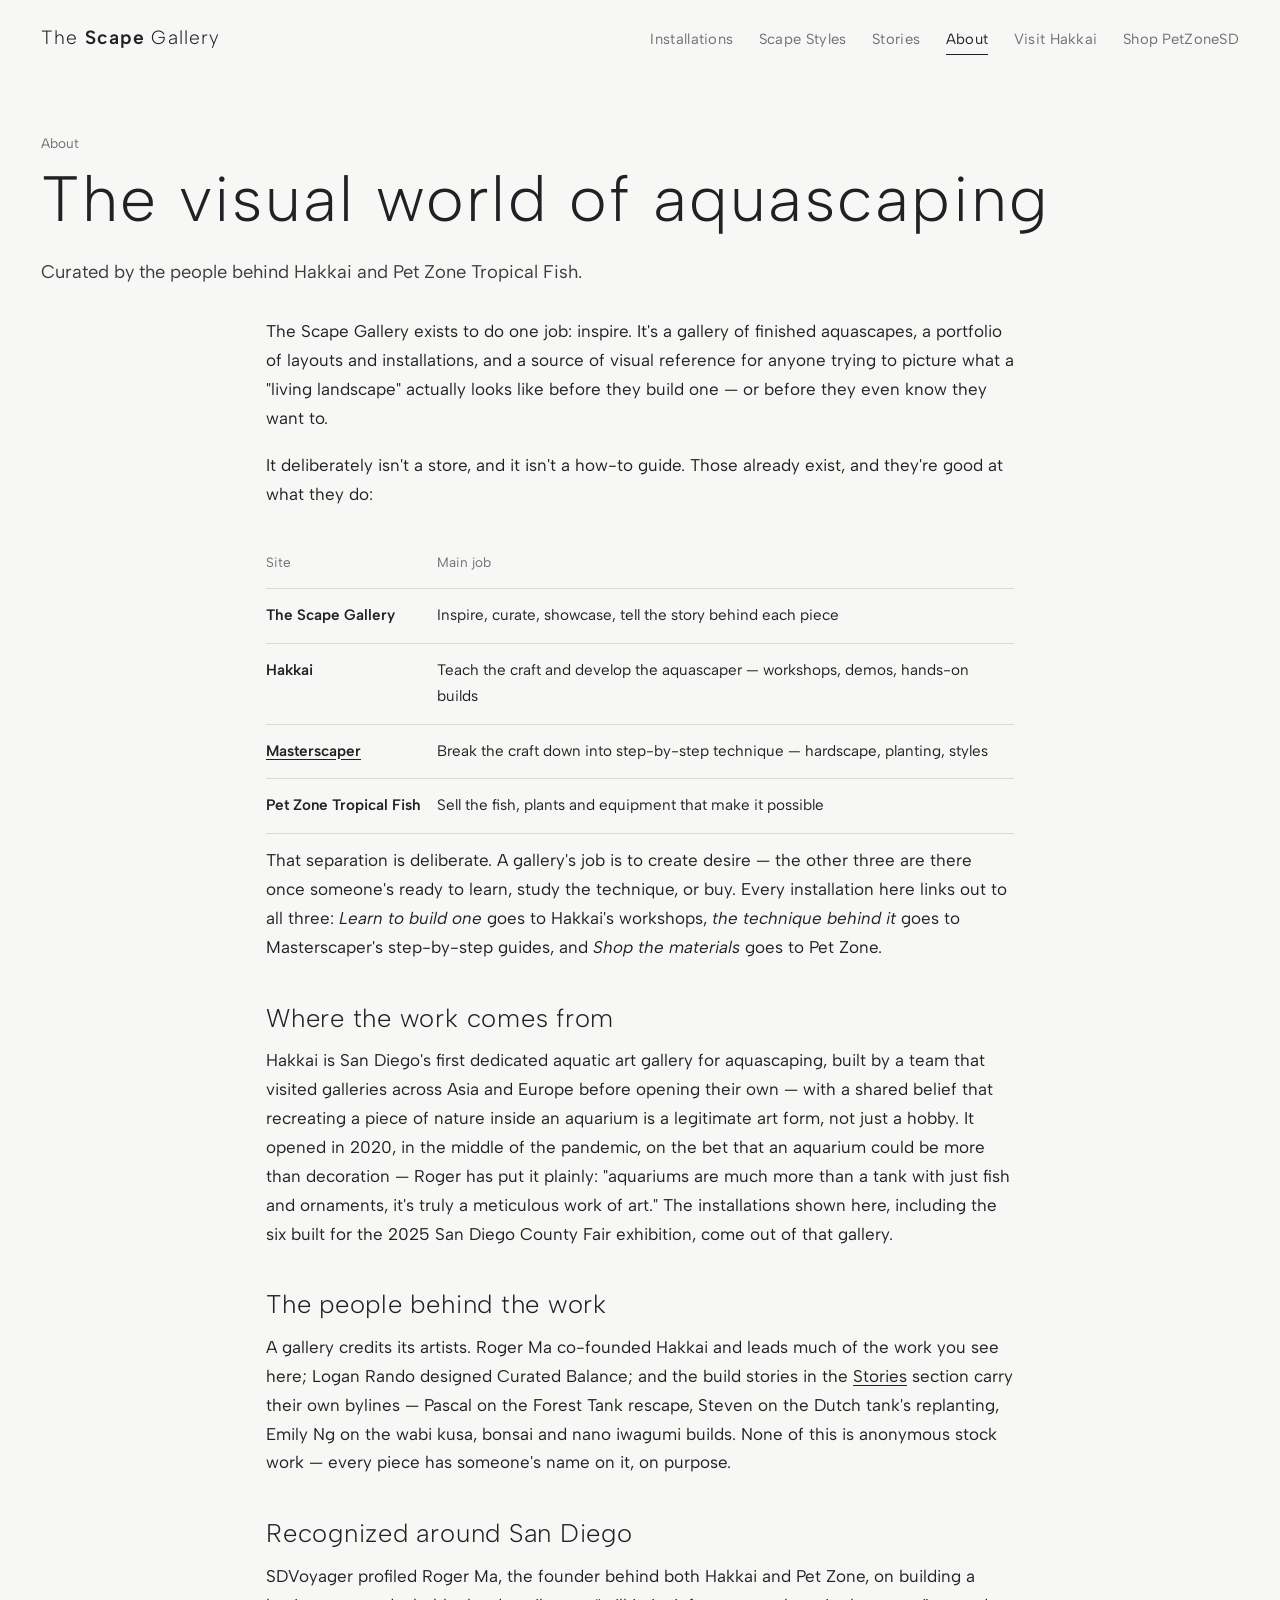
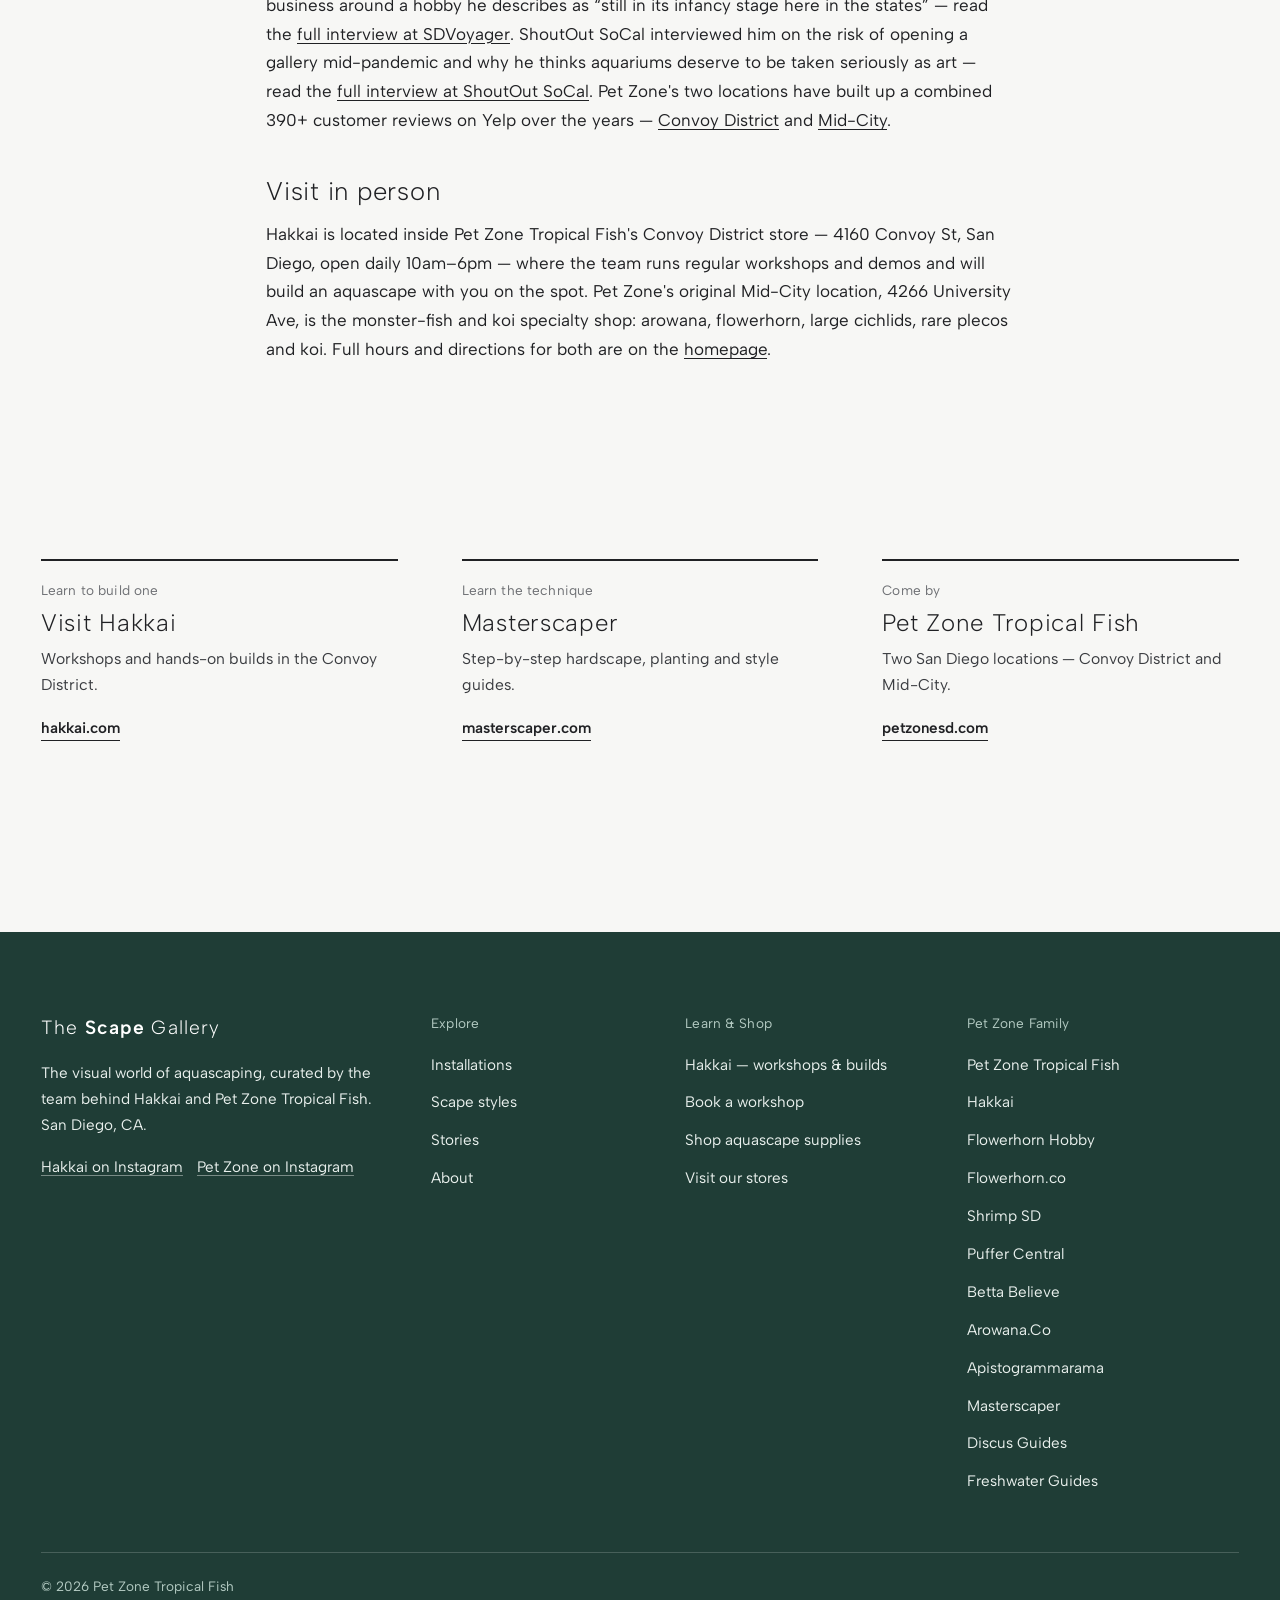
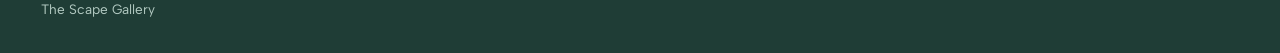
<file: about/index.html>
<!doctype html>
<html lang="en">
<head>
<meta charset="utf-8">
<meta name="viewport" content="width=device-width,initial-scale=1,viewport-fit=cover">
<link rel="icon" href="/assets/favicon.svg" type="image/svg+xml">
<link rel="icon" href="/assets/favicon-32.png" sizes="32x32" type="image/png">
<link rel="apple-touch-icon" href="/assets/apple-touch-icon.png">
<title>About — The Scape Gallery (San Diego)</title>
<meta name="description" content="The Scape Gallery is the editorial and portfolio layer above two San Diego businesses, Hakkai and Pet Zone Tropical Fish. Here is how the three fit together.">
<meta name="robots" content="index,follow,max-image-preview:large">
<link rel="canonical" href="https://thescapegallery.com/about/">
<meta name="theme-color" content="#f7f7f5">
<meta property="og:type" content="website">
<meta property="og:site_name" content="The Scape Gallery">
<meta property="og:title" content="About — The Scape Gallery">
<meta property="og:description" content="The inspirational, editorial and portfolio layer above Hakkai and Pet Zone Tropical Fish.">
<meta property="og:url" content="https://thescapegallery.com/about/">
<meta property="og:image" content="https://hakkai.com/cdn/shop/files/1B50B9CC-6165-46C0-B9AA-86293F9E5801_1600x.jpg?v=1751427496">
<meta name="twitter:card" content="summary_large_image">
<link rel="preconnect" href="https://fonts.googleapis.com"><link rel="preconnect" href="https://fonts.gstatic.com" crossorigin><link rel="preconnect" href="https://hakkai.com"><link rel="preconnect" href="https://cdn.shopify.com">
<link rel="stylesheet" href="https://fonts.googleapis.com/css2?family=Albert+Sans:wght@300;400;600&display=swap">
<link rel="stylesheet" href="/assets/site.css">
<script type="application/ld+json">{"@context":"https://schema.org","@graph":[{"@type":"AboutPage","@id":"https://thescapegallery.com/about/#page","name":"About The Scape Gallery","url":"https://thescapegallery.com/about/","inLanguage":"en"},{"@type":"BreadcrumbList","itemListElement":[{"@type":"ListItem","position":1,"name":"Home","item":"https://thescapegallery.com/"},{"@type":"ListItem","position":2,"name":"About","item":"https://thescapegallery.com/about/"}]}]}</script>
</head>
<body>
<a class="skip" href="#main">Skip to content</a>
<header class="site-header"><input type="checkbox" id="nav-toggle" class="nav-toggle-input"><div class="wrap">
<a class="brand" href="/"><span class="brand-mark">The <b>Scape</b> Gallery</span></a>
<label for="nav-toggle" class="nav-toggle" aria-label="Menu"><span></span><span></span><span></span></label>
<nav class="site-nav" aria-label="Main"><ul>
<li><a href="/gallery/">Installations</a></li>
<li><a href="/styles/">Scape Styles</a></li><li><a href="/stories/">Stories</a></li>
<li><a href="/about/" aria-current="page">About</a></li>
<li><a href="https://hakkai.com/collections/aquascape-workshops">Visit Hakkai</a></li>
<li><a href="https://www.petzonesd.com/aquascaping/">Shop PetZoneSD</a></li>
</ul></nav>
</div></header>
<main id="main">
<header class="detail-head"><div class="wrap">
<p class="eyebrow">About</p>
<h1>The visual world of aquascaping</h1>
<p class="detail-sub">Curated by the people behind Hakkai and Pet Zone Tropical Fish.</p>
</div></header>

<section class="section-tight"><div class="wrap prose">
<p>The Scape Gallery exists to do one job: inspire. It's a gallery of finished aquascapes, a portfolio of layouts and installations, and a source of visual reference for anyone trying to picture what a "living landscape" actually looks like before they build one — or before they even know they want to.</p>
<p>It deliberately isn't a store, and it isn't a how-to guide. Those already exist, and they're good at what they do:</p>
<table class="role-table">
<tr><th>Site</th><th>Main job</th></tr>
<tr><td>The Scape Gallery</td><td>Inspire, curate, showcase, tell the story behind each piece</td></tr>
<tr><td>Hakkai</td><td>Teach the craft and develop the aquascaper — workshops, demos, hands-on builds</td></tr>
<tr><td><a href="https://masterscaper.com/">Masterscaper</a></td><td>Break the craft down into step-by-step technique — hardscape, planting, styles</td></tr>
<tr><td>Pet Zone Tropical Fish</td><td>Sell the fish, plants and equipment that make it possible</td></tr>
</table>
<p>That separation is deliberate. A gallery's job is to create desire — the other three are there once someone's ready to learn, study the technique, or buy. Every installation here links out to all three: <em>Learn to build one</em> goes to Hakkai's workshops, <em>the technique behind it</em> goes to Masterscaper's step-by-step guides, and <em>Shop the materials</em> goes to Pet Zone.</p>
<h2>Where the work comes from</h2>
<p>Hakkai is San Diego's first dedicated aquatic art gallery for aquascaping, built by a team that visited galleries across Asia and Europe before opening their own — with a shared belief that recreating a piece of nature inside an aquarium is a legitimate art form, not just a hobby. It opened in 2020, in the middle of the pandemic, on the bet that an aquarium could be more than decoration — Roger has put it plainly: "aquariums are much more than a tank with just fish and ornaments, it's truly a meticulous work of art." The installations shown here, including the six built for the 2025 San Diego County Fair exhibition, come out of that gallery.</p>
<h2>The people behind the work</h2>
<p>A gallery credits its artists. Roger Ma co-founded Hakkai and leads much of the work you see here; Logan Rando designed Curated Balance; and the build stories in the <a href="/stories/">Stories</a> section carry their own bylines — Pascal on the Forest Tank rescape, Steven on the Dutch tank's replanting, Emily Ng on the wabi kusa, bonsai and nano iwagumi builds. None of this is anonymous stock work — every piece has someone's name on it, on purpose.</p>
<h2>Recognized around San Diego</h2>
<p>SDVoyager profiled Roger Ma, the founder behind both Hakkai and Pet Zone, on building a business around a hobby he describes as &ldquo;still in its infancy stage here in the states&rdquo; — read the <a href="https://sdvoyager.com/interview/hidden-gems-meet-roger-ma-of-hakkai-aquascape-design-gallery-pet-zone-tropical-fish/">full interview at SDVoyager</a>. ShoutOut SoCal interviewed him on the risk of opening a gallery mid-pandemic and why he thinks aquariums deserve to be taken seriously as art — read the <a href="https://shoutoutsocal.com/meet-roger-ma-entrepreneur-business-owner/">full interview at ShoutOut SoCal</a>. Pet Zone's two locations have built up a combined 390+ customer reviews on Yelp over the years — <a href="https://www.yelp.com/biz/pet-zone-tropical-fish-san-diego-2">Convoy District</a> and <a href="https://www.yelp.com/biz/pet-zone-tropical-fish-san-diego">Mid-City</a>.</p>
<h2>Visit in person</h2>
<p>Hakkai is located inside Pet Zone Tropical Fish's Convoy District store — 4160 Convoy St, San Diego, open daily 10am–6pm — where the team runs regular workshops and demos and will build an aquascape with you on the spot. Pet Zone's original Mid-City location, 4266 University Ave, is the monster-fish and koi specialty shop: arowana, flowerhorn, large cichlids, rare plecos and koi. Full hours and directions for both are on the <a href="/#visit">homepage</a>.</p>
</div></section>

<section class="section-tight"><div class="wrap">
<div class="cta-row cols-3">
<a class="cta" href="https://hakkai.com/collections/aquascape-workshops"><span class="kicker">Learn to build one</span><h3>Visit Hakkai</h3><p>Workshops and hands-on builds in the Convoy District.</p><span class="go">hakkai.com</span></a>
<a class="cta" href="https://masterscaper.com/"><span class="kicker">Learn the technique</span><h3>Masterscaper</h3><p>Step-by-step hardscape, planting and style guides.</p><span class="go">masterscaper.com</span></a>
<a class="cta" href="https://www.petzonesd.com/contact-location/"><span class="kicker">Come by</span><h3>Pet Zone Tropical Fish</h3><p>Two San Diego locations — Convoy District and Mid-City.</p><span class="go">petzonesd.com</span></a>
</div>
</div></section>
</main>
<footer class="site-footer"><div class="wrap">
<div class="foot-grid">
<div><a class="brand" href="/"><span class="brand-mark">The <b>Scape</b> Gallery</span></a><p class="foot-blurb" style="margin-top:16px">The visual world of aquascaping, curated by the team behind Hakkai and Pet Zone Tropical Fish. San Diego, CA.</p><p class="foot-blurb" style="margin-top:14px;display:flex;gap:14px"><a href="https://www.instagram.com/hakkaisd/">Hakkai on Instagram</a><a href="https://www.instagram.com/petzonesd/">Pet Zone on Instagram</a></p></div>
<div><h4>Explore</h4><ul><li><a href="/gallery/">Installations</a></li><li><a href="/styles/">Scape styles</a></li><li><a href="/stories/">Stories</a></li><li><a href="/about/">About</a></li></ul></div>
<div><h4>Learn &amp; Shop</h4><ul><li><a href="https://hakkai.com/">Hakkai — workshops &amp; builds</a></li><li><a href="https://hakkai.com/collections/aquascape-workshops">Book a workshop</a></li><li><a href="https://www.petzonesd.com/aquascaping/">Shop aquascape supplies</a></li><li><a href="https://www.petzonesd.com/contact-location/">Visit our stores</a></li></ul></div>
<div><h4>Pet Zone Family</h4><ul><li><a href="https://www.petzonesd.com/">Pet Zone Tropical Fish</a></li><li><a href="https://hakkai.com/">Hakkai</a></li><li><a href="https://www.flowerhornhobby.com/">Flowerhorn Hobby</a></li><li><a href="https://flowerhorn.co/">Flowerhorn.co</a></li><li><a href="https://www.shrimpsd.com/">Shrimp SD</a></li><li><a href="https://puffercentral.com/">Puffer Central</a></li><li><a href="https://bettabelieve.com/">Betta Believe</a></li><li><a href="https://arowana.co/">Arowana.Co</a></li><li><a href="https://www.apistogrammarama.com/">Apistogrammarama</a></li><li><a href="https://masterscaper.com/">Masterscaper</a></li><li><a href="https://discusguides.com/">Discus Guides</a></li><li><a href="https://freshwaterguides.com/">Freshwater Guides</a></li></ul></div>
</div>
<p class="fine">&copy; 2026 Pet Zone Tropical Fish<br>The Scape Gallery</p>
</div></footer>
</body>
</html>
</file>
<file: assets/site.css>
/* The Scape Gallery: white-cube hang. Albert Sans only. */

:root{
  --wall:#f7f7f5;
  --wall-2:#eeeeeb;
  --ink:#202124;
  --label:#6d6f73;
  --rule:#d9d9d5;
  --green:#1f3d36;
  --green-ink:#e9f0ed;
  --green-dim:#b4cbc3;
  --max:1280px;
  --gut:clamp(20px,3.2vw,44px);
}

*{box-sizing:border-box}
html{scroll-behavior:smooth}
body{
  margin:0;
  background:var(--wall);
  color:var(--ink);
  font-family:'Albert Sans',system-ui,-apple-system,'Segoe UI',sans-serif;
  font-weight:400;
  font-size:1.0625rem;
  line-height:1.7;
  -webkit-font-smoothing:antialiased;
}
h1,h2,h3,h4{font-family:inherit;color:var(--ink);margin:0 0 .5em}
h1{font-weight:300;font-size:clamp(2.1rem,5vw,4rem);letter-spacing:.035em;line-height:1.12}
h2{font-weight:300;font-size:clamp(1.6rem,3vw,2.5rem);letter-spacing:.03em;line-height:1.2}
h3{font-weight:600;font-size:1.1rem;letter-spacing:.01em;line-height:1.3}
p{margin:0 0 1.1em;max-width:68ch}
a{color:inherit;text-decoration:none}
img{max-width:100%;height:auto}
.wrap{max-width:var(--max);margin:0 auto;padding:0 var(--gut)}
:focus-visible{outline:2px solid var(--green);outline-offset:3px}
.site-footer :focus-visible{outline-color:#fff}
.skip{position:absolute;left:-999px;top:0;background:var(--ink);color:#fff;padding:10px 16px;z-index:100}
.skip:focus{left:12px;top:12px}

/* labels: small, sentence case, grey */
.eyebrow,.kicker,.loc-kicker,.subhead,.spec .k{font-size:.85rem;font-weight:400;letter-spacing:.01em;color:var(--label);text-transform:none;margin:0 0 .35em;display:block}
.style-block .num,.style-chip .num{display:none}

/* header */
.site-header{position:sticky;top:0;z-index:20;background:var(--wall)}
.site-header .wrap{display:flex;align-items:center;justify-content:space-between;height:76px;gap:24px}
.brand-mark{font-weight:300;font-size:1.2rem;letter-spacing:.06em;color:var(--ink);white-space:nowrap}
.brand-mark b{font-weight:600}
.site-nav ul{display:flex;gap:clamp(14px,2vw,28px);list-style:none;margin:0;padding:0}
.site-nav a{font-size:.92rem;letter-spacing:.02em;color:var(--label);padding:6px 0;border-bottom:1px solid transparent}
.site-nav a:hover{color:var(--ink)}
.site-nav a[aria-current]{color:var(--ink);border-bottom-color:var(--ink)}
.nav-toggle-input{position:absolute;opacity:0;pointer-events:none}
.nav-toggle{display:none;cursor:pointer;width:44px;height:44px;flex-direction:column;align-items:center;justify-content:center;gap:5px;flex-shrink:0}
.nav-toggle span{display:block;width:24px;height:1.5px;background:var(--ink);transition:transform .2s,opacity .2s}
.nav-toggle-input:focus-visible ~ .wrap .nav-toggle{outline:2px solid var(--green);outline-offset:2px}

/* hero: one huge photograph, the wall label hangs beside it */
.hero{display:grid;grid-template-columns:minmax(0,1fr) minmax(250px,20rem);column-gap:clamp(24px,4vw,64px);align-items:end;padding:8px var(--gut) 0 0;margin:0 auto;max-width:1600px}
.hero img{grid-column:1;width:100%;aspect-ratio:3/2;max-height:84vh;object-fit:cover;display:block;animation:hang 1.2s ease-out both}
.hero-in{grid-column:2;padding:0 0 4px;animation:label-in .8s .7s ease-out both}
.hero h1{font-size:clamp(1.7rem,2.5vw,2.35rem);letter-spacing:.04em;margin:.2em 0 .6em}
.hero p.lede{font-size:1rem;color:var(--label);max-width:34ch}
@keyframes hang{from{opacity:0}to{opacity:1}}
@keyframes label-in{from{opacity:0;transform:translateY(8px)}to{opacity:1;transform:none}}

/* sections */
main{display:block}
.section{padding:clamp(72px,10vw,128px) 0}
.section-tight{padding:clamp(48px,7vw,88px) 0}
.band{background:var(--wall-2)}
.section-head{display:flex;justify-content:space-between;align-items:flex-end;gap:24px;margin-bottom:clamp(32px,5vw,64px);flex-wrap:wrap}
.section-head h2{margin:0}
.see-all,.read-link,.cta .go,.next-link{font-size:.95rem;font-weight:600;color:var(--ink);border-bottom:1px solid var(--ink);padding-bottom:1px;display:inline-block;line-height:1.4}
.see-all:hover,.read-link:hover,.cta:hover .go,.next-link:hover{color:var(--green);border-color:var(--green)}
.read-link{margin-top:6px}

/* salon hang */
.grid{display:grid;grid-template-columns:repeat(12,1fr);column-gap:clamp(16px,2vw,32px);row-gap:clamp(40px,6vw,88px);align-items:start}
.piece{display:block}
.piece img{display:block;width:100%;height:auto;object-fit:cover}
.piece-cap{display:block;margin-top:14px;max-width:28ch}
.piece-cap .style-tag{display:block;font-size:.8rem;color:var(--label);line-height:1.4}
.piece-cap h3{margin:2px 0 4px;font-size:.98rem;line-height:1.3}
.piece-cap .tank{display:block;font-size:.8rem;color:var(--label);line-height:1.5}
.piece:hover h3{text-decoration:underline;text-underline-offset:3px}
.grid>.piece:nth-child(1){grid-column:1/span 7}
.grid>.piece:nth-child(1) img{aspect-ratio:3/2}
.grid>.piece:nth-child(2){grid-column:9/span 4;margin-top:clamp(40px,8vw,120px)}
.grid>.piece:nth-child(2) img{aspect-ratio:4/5}
.grid>.piece:nth-child(3){grid-column:2/span 4}
.grid>.piece:nth-child(3) img{aspect-ratio:4/5}
.grid>.piece:nth-child(4){grid-column:7/span 6;margin-top:clamp(0px,4vw,56px)}
.grid>.piece:nth-child(4) img{aspect-ratio:5/4}
.grid>.piece:nth-child(5){grid-column:3/span 3}
.grid>.piece:nth-child(5) img{aspect-ratio:1/1}
.grid>.piece:nth-child(6){grid-column:8/span 5}
.grid>.piece:nth-child(6) img{aspect-ratio:3/2}
.grid.g2>.piece:nth-child(1){grid-column:1/span 6}
.grid.g2>.piece:nth-child(2){grid-column:8/span 5;margin-top:clamp(0px,5vw,72px)}
.grid.g2>.piece img{aspect-ratio:16/9}
.grid.g2>.piece:nth-child(2) img{aspect-ratio:4/3}

/* styles index */
.style-row{display:grid;grid-template-columns:repeat(3,1fr);gap:clamp(28px,4vw,56px) clamp(20px,3vw,48px)}
.style-chip h3{font-weight:300;font-size:1.5rem;letter-spacing:.03em;margin-bottom:.25em}
.style-chip p{font-size:.95rem;color:var(--label);margin:0}
.style-row a{display:block}
.style-row a:hover h3{text-decoration:underline;text-underline-offset:5px;text-decoration-thickness:1px}

/* statement / prose */
.statement{max-width:calc(62ch + var(--gut)*2)}
.statement h2{font-size:clamp(1.8rem,3.6vw,2.9rem)}
.statement p{font-size:1.2rem;color:#3a3c40}
.prose{max-width:calc(68ch + var(--gut)*2)}
.prose h2{font-size:1.6rem;margin-top:1.6em}
.prose ul{padding-left:1.2em}
.prose li{margin-bottom:.5em}
.prose a,.detail-sub a{text-decoration:underline;text-underline-offset:3px}
.role-table{width:100%;border-collapse:collapse;margin:28px 0 12px}
.role-table th,.role-table td{text-align:left;padding:14px 16px 14px 0;border-bottom:1px solid var(--rule);font-size:.95rem;vertical-align:top}
.role-table th{color:var(--label);font-weight:400;font-size:.85rem}
.role-table td:first-child{font-weight:600;white-space:nowrap}

/* detail page */
.detail-hero{padding:8px 0 0}
.detail-hero img{display:block;width:calc(100% - var(--gut) - 8vw);aspect-ratio:16/9;max-height:80vh;object-fit:cover;animation:hang 1.2s ease-out both}
.detail-head{padding:clamp(32px,5vw,56px) 0 8px}
.detail-head h1{margin-bottom:.35em}
.detail-head .wrap>.eyebrow,.detail-head .wrap>.kicker{margin-bottom:.6em}
.detail-sub{font-size:1.15rem;color:#3a3c40;max-width:58ch}
.spec-grid{display:grid;grid-template-columns:repeat(3,1fr);gap:28px clamp(20px,3vw,44px);margin:clamp(32px,5vw,56px) 0;padding:clamp(24px,3vw,40px);background:#fff;max-width:900px;border-left:3px solid var(--green)}
.spec .k{margin-bottom:4px}
.spec .v{display:block;font-size:.95rem;line-height:1.55;color:var(--ink)}
.spec .v a{text-decoration:underline;text-underline-offset:3px}
.filmstrip{display:grid;grid-template-columns:5fr 3fr 4fr 3fr;gap:clamp(12px,2vw,28px);align-items:end;margin:clamp(40px,6vw,72px) 0}
.filmstrip img{display:block;width:100%;height:auto;object-fit:cover}
.filmstrip img:nth-child(1){aspect-ratio:4/3}
.filmstrip img:nth-child(2){aspect-ratio:3/4}
.filmstrip img:nth-child(3){aspect-ratio:1/1}
.filmstrip img:nth-child(4){aspect-ratio:3/4}
.taglist{display:flex;flex-wrap:wrap;gap:8px;margin:0 0 1.4em}
.taglist span{font-size:.85rem;color:var(--ink);background:var(--wall-2);border-radius:2px;padding:4px 10px}

/* calls to action: plain text blocks */
.cta-row{display:grid;grid-template-columns:1fr 1fr;gap:clamp(24px,5vw,80px);max-width:960px}
.cta-row.cols-3{grid-template-columns:1fr 1fr 1fr;max-width:1200px}
.cta{display:block;border-top:2px solid var(--ink);padding-top:18px}
.cta h3{font-weight:300;font-size:1.5rem;letter-spacing:.03em;margin:4px 0 8px}
.cta p{margin:0 0 14px;font-size:.98rem;color:#3a3c40}
.btn{display:inline-block;font-size:.95rem;font-weight:600;color:var(--ink);border-bottom:1px solid var(--ink);padding:0 0 1px;line-height:1.4}
.btn:hover{color:var(--green);border-color:var(--green)}
.btn.solid{background:var(--ink);color:#fff;border:0;padding:12px 22px;letter-spacing:.02em}
.btn.solid:hover{background:var(--green);color:#fff}
.btn-row{display:flex;gap:14px 28px;flex-wrap:wrap;align-items:center;margin-top:8px}

/* visit */
.visit-grid{display:grid;grid-template-columns:1fr 1fr;gap:clamp(32px,6vw,96px);max-width:1040px}
.visit-card{border-top:2px solid var(--ink);padding-top:20px}
.visit-card h3{font-weight:300;font-size:1.6rem;letter-spacing:.03em;margin:2px 0 10px}
.visit-card p{color:#3a3c40}
.visit-meta{list-style:none;margin:18px 0 22px;padding:0}
.visit-meta li{font-size:.95rem;padding:8px 0;border-top:1px solid var(--rule)}
.visit-meta li:first-child{border-top:0;padding-top:0}

/* stories */
.story-block{padding:clamp(40px,6vw,72px) 0}
.story-block .meta{display:flex;gap:16px;align-items:baseline;margin-bottom:14px;font-size:.85rem;color:var(--label)}
.story-block .meta .who{font-weight:600;color:var(--ink);letter-spacing:.01em;text-transform:none}
.story-block .cols{display:grid;grid-template-columns:.9fr 1.1fr;gap:clamp(28px,5vw,72px);align-items:start}
.story-block .shots{display:grid;grid-template-columns:1fr 1fr;gap:clamp(12px,2vw,24px);align-items:end}
.story-block .shots img{display:block;width:100%;height:auto;object-fit:cover}
.story-block .shots img:nth-child(1){aspect-ratio:4/5}
.story-block .shots img:nth-child(2){aspect-ratio:1/1}
.story-block .shots img:nth-child(3){aspect-ratio:1/1}
.story-block .shots img:nth-child(4){aspect-ratio:4/5}
.story-block .shots.single{grid-template-columns:1fr}
.story-block .shots.single img{aspect-ratio:4/3}

/* style blocks */
.style-block{padding:clamp(40px,6vw,80px) 0}
.style-block .cols{display:grid;grid-template-columns:1.1fr .9fr;gap:clamp(28px,5vw,72px);align-items:start}
.style-block .style-photo{display:block;width:100%;height:auto;aspect-ratio:16/9;object-fit:cover;margin-bottom:22px}
.subhead{font-weight:600;color:var(--ink)}
.link-list{list-style:none;margin:0;padding:0}
.link-list li{border-top:1px solid var(--rule);padding:12px 0}
.link-list li:first-child{border-top:0;padding-top:0}
.link-list a{display:flex;justify-content:space-between;gap:16px;font-size:.98rem}
.link-list a:hover span:first-child{text-decoration:underline;text-underline-offset:3px}
.link-list .src{font-size:.8rem;color:var(--label);white-space:nowrap;padding-top:2px}

/* next piece, 404 */
.next-link{font-size:1.5rem;font-weight:300;letter-spacing:.03em;border-bottom-width:1px}
.notfound{min-height:60vh;display:flex;align-items:center}
.notfound .num{font-size:clamp(4rem,14vw,9rem);font-weight:300;letter-spacing:.06em;line-height:1;margin:0 0 8px;color:var(--ink)}

/* footer: the gallery-wall band */
.site-footer{background:var(--green);color:var(--green-ink);padding:clamp(48px,7vw,80px) 0 32px;margin-top:clamp(48px,8vw,120px)}
.site-footer a{color:var(--green-ink)}
.site-footer .brand-mark{color:#fff}
.foot-grid{display:grid;grid-template-columns:1.3fr .8fr .9fr 1fr;gap:36px}
.foot-grid h4{font-size:.85rem;font-weight:400;color:var(--green-dim);margin:0 0 14px;letter-spacing:.01em}
.foot-grid ul{list-style:none;margin:0;padding:0}
.foot-grid li{margin-bottom:9px}
.foot-grid a{font-size:.95rem}
.foot-grid a:hover,.foot-blurb a:hover{text-decoration:underline;text-underline-offset:3px}
.foot-blurb{color:var(--green-ink);font-size:.95rem;max-width:36ch}
.foot-blurb a{text-decoration:underline;text-underline-offset:3px;text-decoration-color:rgba(255,255,255,.4)}
.fine{color:var(--green-dim);font-size:.85rem;margin:48px 0 0;padding-top:22px;border-top:1px solid rgba(255,255,255,.18);max-width:none}

@media (max-width:1000px){
  .site-nav ul{gap:14px}
  .site-nav a{font-size:.88rem}
  .foot-grid{grid-template-columns:1fr 1fr}
}
@media (max-width:860px){
  .hero{grid-template-columns:1fr;padding:0}
  .hero img{max-height:none;aspect-ratio:4/3}
  .hero-in{grid-column:1;padding:20px var(--gut) 0}
  .detail-hero img{width:calc(100% - var(--gut))}
  .spec-grid{grid-template-columns:1fr 1fr}
  .filmstrip{grid-template-columns:1fr 1fr}
  .filmstrip img:nth-child(n){aspect-ratio:4/3}
  .cta-row,.cta-row.cols-3,.visit-grid,.story-block .cols,.style-block .cols{grid-template-columns:1fr}
  .style-row{grid-template-columns:repeat(2,1fr)}
}
@media (max-width:700px){
  .grid{display:block}
  .grid>.piece{margin:0 0 44px;width:88%}
  .grid>.piece:nth-child(even){margin-left:auto}
  .grid>.piece:nth-child(2n+1) img{aspect-ratio:4/5}
  .grid>.piece:nth-child(2n) img{aspect-ratio:3/2}
  .grid.g2>.piece{width:100%}
  .grid.g2>.piece img{aspect-ratio:16/9}
  .foot-grid{grid-template-columns:1fr}
}
@media (max-width:620px){
  .nav-toggle{display:flex}
  .site-nav{position:absolute;top:100%;left:0;right:0;max-height:0;overflow:hidden;background:var(--wall);border-bottom:1px solid var(--rule);transition:max-height .25s ease}
  .site-nav ul{flex-direction:column;gap:0;padding:4px var(--gut) 16px}
  .site-nav li{border-top:1px solid var(--rule)}
  .site-nav li:first-child{border-top:0}
  .site-nav a{display:block;padding:14px 0;font-size:1rem;border-bottom:0}
  .nav-toggle-input:checked ~ .wrap .site-nav{max-height:460px}
  .nav-toggle-input:checked ~ .wrap .nav-toggle span:nth-child(1){transform:translateY(6.5px) rotate(45deg)}
  .nav-toggle-input:checked ~ .wrap .nav-toggle span:nth-child(2){opacity:0}
  .nav-toggle-input:checked ~ .wrap .nav-toggle span:nth-child(3){transform:translateY(-6.5px) rotate(-45deg)}
  .spec-grid{grid-template-columns:1fr}
  .style-row{grid-template-columns:1fr}
  .role-table td:first-child{white-space:normal}
}
@media (prefers-reduced-motion:reduce){
  html{scroll-behavior:auto}
  .hero img,.hero-in,.detail-hero img{animation:none}
  *{transition:none!important}
}
.detail-head + .section-tight{padding-top:0}
</file>
